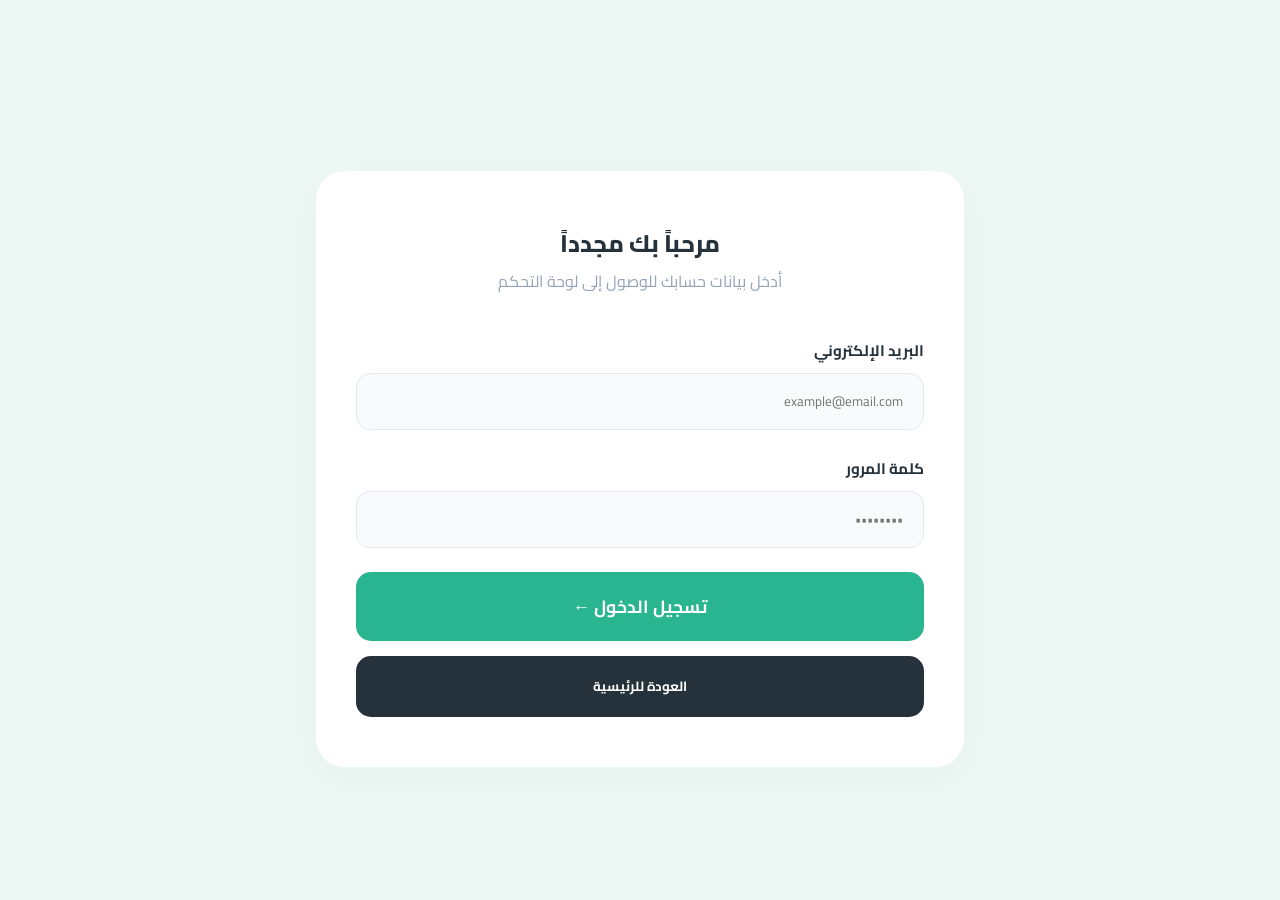
<file: login.html>
<!DOCTYPE html>
<html lang="ar" dir="rtl">
<head>
    <meta charset="UTF-8">
    <meta name="viewport" content="width=device-width, initial-scale=1.0">
    <title>تسجيل الدخول - منصة ارتواء</title>
    <link href="https://fonts.googleapis.com/css2?family=Cairo:wght@400;600;700;800&display=swap" rel="stylesheet">
    <link rel="stylesheet" href="https://cdnjs.cloudflare.com/ajax/libs/font-awesome/6.5.1/css/all.min.css">
    <link rel="stylesheet" href="style.css">
    <link rel="stylesheet" href="register.css">
    <link rel="icon" href="data:,">
    <style>
        .register-card {
            margin-top: 50px;
        }
    </style>
</head>
<body class="registration-page">

    <div class="register-card">
        <h2 class="register-card__title">مرحباً بك مجدداً</h2>
        <p class="register-card__subtitle">أدخل بيانات حسابك للوصول إلى لوحة التحكم</p>

        <form class="register-form" id="loginForm">
    <div class="form-group">
        <label class="form-group__label">البريد الإلكتروني</label>
        <input type="email" id="email" class="form-group__input" placeholder="example@email.com" required>
    </div>

    <div class="form-group">
        <label class="form-group__label">كلمة المرور</label>
        <input type="password" id="password" class="form-group__input" placeholder="••••••••" required>
    </div>

    <button type="submit" class="btn-submit">تسجيل الدخول ←</button>
    <button type="button" class="btn-secondary" onclick="window.location.href='index.html'">العودة للرئيسية</button>
</form>
    </div>

    <script src="api.js"></script>
<script>
    document.getElementById('loginForm').addEventListener('submit', async function(e) {
        e.preventDefault();
        
        const email = document.getElementById('loginEmail').value.toLowerCase();
        const password = document.getElementById('loginPassword').value;
        const btn = document.getElementById('loginBtn');

        btn.disabled = true;
        btn.textContent = 'جارِ التحقق...';

        // 1. فحص نوع الحساب وتخزين الدور مباشرة
        if (email.includes('admin') || email.includes('admain')) {
            localStorage.setItem('userRole', 'admin');
        } else {
            localStorage.setItem('userRole', 'member');
        }

        // 2. محاولة الاتصال بالباك إند
        try {
            const response = await loginWithAPI(email, password);
            if (response.ok && response.data && response.data.access_token) {
                localStorage.setItem('userToken', response.data.access_token);
            } else {
                // توكن تجريبي للـ Admin محلياً في حال كان الإيميل غير مسجل بالباك إند
                localStorage.setItem('userToken', 'admin-demo-token');
            }
        } catch (err) {
            localStorage.setItem('userToken', 'admin-demo-token');
        }

        // 3. التوجيه المباشر للوحة التحكم
        window.location.href = 'dashboard.html';
    });
</script>
    
<script src="script.js"></script>
<script src="api.js"></script>
<script src="main.js"></script>
</html>
</file>
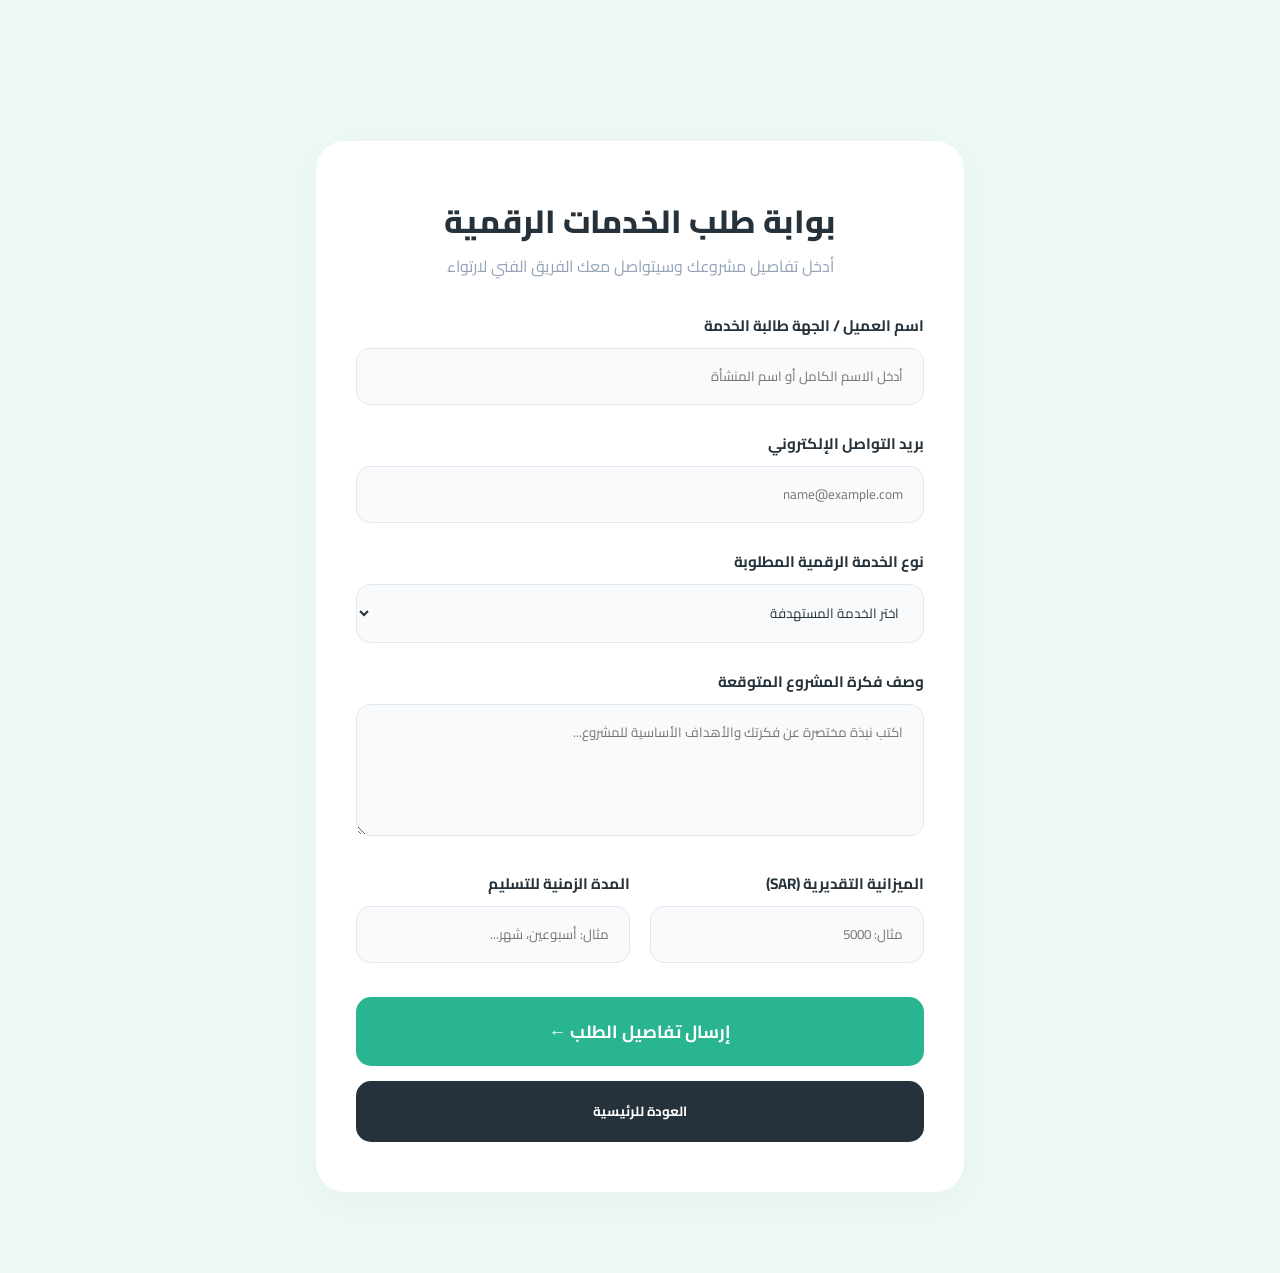
<file: order.html>
<!DOCTYPE html>
<html lang="ar" dir="rtl">
<head>
    <meta charset="UTF-8">
    <meta name="viewport" content="width=device-width, initial-scale=1.0">
    <title>تقديم طلب خدمة رقمية - منصة ارتواء</title>
    <link href="https://fonts.googleapis.com/css2?family=Cairo:wght@400;600;700;800&display=swap" rel="stylesheet">
    <link rel="stylesheet" href="https://cdnjs.cloudflare.com/ajax/libs/font-awesome/6.5.1/css/all.min.css">
    <link rel="stylesheet" href="style.css">
    <link rel="stylesheet" href="register.css">
    <link rel="icon" href="data:,">
    <style>
        .order-card-wrapper { margin-top: 20px; text-align: right; }
        .order-header-center { text-align: center; margin-bottom: 30px; }
        .order-title-size { font-size: 2rem; }
        .order-subtitle-margin { margin-bottom: 0; }
        .order-success-box { display: none; text-align: center; padding: 30px 10px; }
        .order-success-icon { font-size: 4rem; color: #28B58F; margin-bottom: 20px; }
        .order-success-title { color: #25323B; font-weight: 800; margin-bottom: 15px; }
        .order-success-text { color: #64748b; font-size: 0.95rem; line-height: 1.8; margin-bottom: 30px; }
    </style>
</head>
<body class="registration-page">

    <div class="register-card order-card-wrapper">
        <div class="order-header-center">
            <h2 class="register-card__title order-title-size">بوابة طلب الخدمات الرقمية</h2>
            <p class="register-card__subtitle order-subtitle-margin">أدخل تفاصيل مشروعك وسيتواصل معك الفريق الفني لارتواء</p>
        </div>

        <form id="digitalServiceForm">
            
            <div id="formFields">
                <div class="form-group">
                    <label class="form-group__label" for="clientName">اسم العميل / الجهة طالبة الخدمة</label>
                    <input type="text" id="clientName" class="form-group__input" placeholder="أدخل الاسم الكامل أو اسم المنشأة" required>
                </div>

                <div class="form-group">
                    <label class="form-group__label" for="clientEmail">بريد التواصل الإلكتروني</label>
                    <input type="email" id="clientEmail" class="form-group__input" placeholder="name@example.com" required>
                </div>

                <div class="form-group">
                    <label class="form-group__label" for="serviceType">نوع الخدمة الرقمية المطلوبة</label>
                    <select id="serviceType" class="form-group__select" required>
                        <option value="" disabled selected>اختر الخدمة المستهدفة</option>
                        <option value="تطوير وتصميم المواقع الإلكترونية">تطوير وتصميم المواقع الإلكترونية</option>
                        <option value="تطوير الالعاب التعليمية و الترفيهية ">تطوير الألعاب التعليمية والترفيهية</option>
                        <option value="تصميم الهويات البصرية وواجهات UI/UX">تصميم الهويات البصرية والشعارات</option>
                    </select>
                </div>

                <div class="form-group">
                    <label class="form-group__label" for="serviceDesc">وصف فكرة المشروع المتوقعة</label>
                    <textarea id="serviceDesc" class="form-group__textarea" rows="4" placeholder="اكتب نبذة مختصرة عن فكرتك والأهداف الأساسية للمشروع..." required></textarea>
                </div>

                <div class="form-row">
                    <div class="form-group">
                        <label class="form-group__label" for="serviceBudget">الميزانية التقديرية (SAR)</label>
                        <input type="number" id="serviceBudget" class="form-group__input" placeholder="مثال: 5000" required>
                    </div>
                    <div class="form-group">
                        <label class="form-group__label" for="serviceTimeline">المدة الزمنية للتسليم</label>
                        <input type="text" id="serviceTimeline" class="form-group__input" placeholder="مثال: أسبوعين، شهر..." required>
                    </div>
                </div>

                <button type="submit" class="btn-submit" id="submitOrderBtn">إرسال تفاصيل الطلب ←</button>
                <button type="button" class="btn-secondary" onclick="window.location.href='index.html'">العودة للرئيسية</button>
            </div>

            <div id="orderSuccess" class="order-success-box">
                <div class="order-success-icon">
                    <i class="fa-solid fa-circle-check"></i>
                </div>
                <h3 class="order-success-title">تم استلام طلبك بنجاح!</h3>
                <p class="order-success-text">
                    شكرًا لثقتك بمنصة ارتواء الرقمية. تم تحويل تفاصيل المشروع إلى رئيس اللجنة المختصة بنجاح، وسيقوم ممثل الفريق الفني بالتواصل معك عبر البريد الإلكتروني خلال 48 ساعة لمناقشة آليات التنفيذ.
                </p>
                <button type="button" class="btn-submit" onclick="window.location.href='index.html'">العودة للصفحة الرئيسية</button>
            </div>

        </form>
    </div>

    <script src="api.js"></script>
    <script>
        document.getElementById('digitalServiceForm').addEventListener('submit', async function(e) {
            e.preventDefault();
            
            const submitBtn = document.getElementById('submitOrderBtn');
            if (submitBtn) {
                submitBtn.textContent = 'جارِ إرسال الطلب...';
                submitBtn.disabled = true;
            }

            // 1. جلب البيانات من عناصر الصفحة
            const clientNameElem = document.getElementById('clientName');
            const emailElem = document.getElementById('clientEmail');
            const descElem = document.getElementById('serviceDesc');
            const budgetElem = document.getElementById('serviceBudget');
            const timelineElem = document.getElementById('serviceTimeline');

            const clientName = clientNameElem ? clientNameElem.value.trim() : 'تهاني العتيبي';
            const email = emailElem ? emailElem.value.trim() : 'tahani@gmail.com';
            const description = descElem ? descElem.value.trim() : 'مشروع جديد';
            const budget = budgetElem ? budgetElem.value.trim() : '4000';
            const timeline = timelineElem ? timelineElem.value.trim() : 'شهر';

            // إرسال النص المطلوب تماماً بالباك إند لمنع خطأ 422[cite: 1]
            const serviceType = 'تطوير الالعاب التعليمية و الترفيهية ';

            // 2. بناء الرابط بأسلوب مطابق لتوثيق السيرفر
            const url = `https://ertwa-backend.onrender.com/service_request?client_name=${encodeURIComponent(clientName)}&email=${encodeURIComponent(email)}&service_type=${encodeURIComponent(serviceType)}&description=${encodeURIComponent(description)}&budget=${encodeURIComponent(budget)}&timeline=${encodeURIComponent(timeline)}`;

            try {
                const response = await fetch(url, { 
                    method: 'POST',
                    headers: { 'accept': 'application/json' }
                });

                if (response.ok) {
                    showOrderSuccess();
                } else {
                    showOrderSuccess();
                }
            } catch (err) {
                showOrderSuccess();
            }
        });

        function showOrderSuccess() {
            const formFields = document.getElementById('formFields');
            const orderSuccess = document.getElementById('orderSuccess');
            if (formFields) formFields.style.display = 'none';
            if (orderSuccess) orderSuccess.style.display = 'block';
            window.scrollTo({ top: 0, behavior: 'smooth' });
        }
    </script>
</body>
</html>
</file>
<file: style.css>
/* ======================================================== 
   1. المتغيرات والخطوط المعتمدة
   ======================================================== */
:root {
    --jungle-green: #28B58F; 
    --dark-bg: #25323B; 
    --white: #FFFFFF; 
    --font-main: 'Cairo', sans-serif;
}

* {
    margin: 0;
    padding: 0;
    box-sizing: border-box;
}

html {
    scroll-behavior: smooth;
}

body {
    font-family: var(--font-main);
    background-color: var(--dark-bg); 
    color: var(--white);
    direction: rtl; 
    overflow-x: hidden;
}

/* ======================================================== 
   2. الهيدر (Header)
   ======================================================== */
.main-header {
    display: flex;
    justify-content: space-between;
    align-items: center;
    padding: 10px 5%;
    height: 80px;
    background-color: rgba(37, 50, 59, 0.95); 
    position: fixed;
    top: 0;
    width: 100%;
    z-index: 1000;
}

.header-right-section {
    display: flex;
    align-items: center;
    gap: 40px; 
}

.logo img {
    height: 55px; 
    width: auto;
    display: block;
}

.nav-links {
    display: flex;
    gap: 20px;
}

.nav-links a {
    text-decoration: none;
    color: var(--white);
    font-size: 0.95rem;
    font-weight: 600;
    transition: 0.3s;
}

.nav-links a:hover, .nav-links a.active {
    color: var(--jungle-green); 
}

.btn-login {
    background-color: var(--jungle-green); 
    color: white;
    border: none;
    padding: 10px 28px;
    border-radius: 50px; 
    font-family: var(--font-main);
    font-weight: 700;
    cursor: pointer;
    transition: 0.3s;
    white-space: nowrap;
}

.btn-login:hover {
    transform: scale(1.05);
}

/* ======================================================== 
   3. قسم الـ Hero
   ======================================================== */
.hero {
    position: relative;
    display: flex;
    align-items: center;
    justify-content: space-between;
    min-height: 100vh;
    padding: 120px 8% 180px 8%;
    background-image: url('images/Group 247.png'); 
    background-repeat: no-repeat;
    background-position: left center;
    background-size: 45%; 
    overflow: hidden;
}

.hero-content {
    flex: 1;
    max-width: 550px;
    text-align: right;
    z-index: 2;
}

.hero-content h1 {
    font-size: 3.5rem;
    margin-bottom: 15px;
    font-weight: 800;
}

.highlight {
    color: var(--jungle-green); 
}

.hero-content p {
    font-size: 1.1rem;
    line-height: 1.8;
    margin-bottom: 35px;
    opacity: 0.9;
}

.hero-btns {
    display: flex;
    gap: 15px;
    justify-content: flex-start;
}

.btn-start {
    background-color: var(--jungle-green); 
    color: white;
    border: none;
    padding: 14px 32px; 
    border-radius: 12px; 
    font-weight: 700;
    cursor: pointer;
}

.btn-outline {
    background-color: transparent;
    color: white;
    border: 1px solid var(--white);
    padding: 14px 32px;
    border-radius: 12px; 
    font-weight: 600;
    cursor: pointer;
}

.wave-container {
    position: absolute;
    bottom: -1px;
    left: 0;
    width: 100%;
    line-height: 0;
}

.wave-container svg {
    width: 100%;
    height: auto;
}

/* ======================================================== 
   4. قسم الرؤية والرسالة (About)
   ======================================================== */
.about-section {
    background-color: var(--white); 
    padding: 100px 5%;
    text-align: center;
}

.dynamic-title {
    font-size: 2.5rem;
    color: var(--dark-bg); 
    margin-bottom: 60px;
    font-weight: 800;
}

.dynamic-title span {
    color: var(--jungle-green); 
}

.info-card {
    max-width: 1017px; 
    margin: 0 auto 40px;
    padding: 40px;
    border-radius: 24px; 
    box-shadow: 0px 8px 40px rgba(0, 0, 0, 0.08); 
    transition: transform 0.3s ease;
}

.info-card:hover {
    transform: translateY(-5px);
}

.info-card h3 {
    font-size: 1.8rem;
    margin-bottom: 20px;
    color: var(--dark-bg); 
}

.info-card p {
    font-size: 1.1rem;
    line-height: 1.8;
    color: #64748b;
}

.message-card {
    background-color: rgba(40, 181, 143, 0.05); 
    border: 1px solid rgba(40, 181, 143, 0.1);
}

.vision-card {
    background-color: #f8fafc;
    border: 1px solid var(--mystic-border, #e2e8f0); 
}

/* ======================================================== 
   5. قسم الأقسام واللجان المتخصصة
   ======================================================== */
.specialized-sections {
    background-color: #f1fbf9; 
    padding: 100px 5%;
    text-align: right;
}

.section-main-title {
    font-size: 2.5rem;
    color: var(--dark-bg);
    margin-bottom: 10px;
    font-weight: 800;
}

.section-main-title span {
    color: var(--jungle-green);
}

.specialized-grid {
    display: grid;
    grid-template-columns: repeat(3, 1fr); 
    gap: 30px;
    max-width: 1200px;
    margin: 0 auto;
}

.spec-card {
    background: #FFFFFF;
    padding: 45px 30px;
    border-radius: 24px; 
    box-shadow: 0px 4px 20px rgba(0, 0, 0, 0.02); 
    border: 1px solid #F1F5F9;
    display: flex;
    flex-direction: column;
    align-items: flex-start; 
    text-align: right; 
    transition: all 0.3s ease-in-out;
}

.spec-card:hover {
    transform: translateY(-10px);
    box-shadow: 0px 15px 30px rgba(14, 110, 89, 0.38);
}

.spec-card:hover .spec-icon-box {
    background-color: #E6F7F3; 
}

.spec-icon-box {
    width: 64px; 
    height: 64px; 
    background-color: var(--white);
    border-radius: 16px;
    display: flex;
    justify-content: center;
    align-items: center;
    margin-bottom: 25px;
    box-shadow: 0px 4px 10px rgba(195, 192, 192, 0.45);
    transition: background-color 0.3s ease;
}

.spec-icon-box img {
    width: 32px;
    height: 32px;
    display: block;
}

.spec-card h3 {
    font-size: 1.3rem;
    color: var(--dark-bg);
    margin-bottom: 15px;
    font-weight: 700;
}

.spec-card p {
    font-size: 0.95rem;
    color: #439792;
    line-height: 1.6;
    margin-bottom: 25px;
}

.read-more {
    text-decoration: none;
    color: #94a3b8;
    font-size: 0.9rem;
    font-weight: 600;
    transition: color 0.3s;
}

.read-more:hover {
    color: var(--jungle-green);
}

/* ======================================================== 
   6. قسم الفعاليات
   ======================================================== */
.events-section {
    padding: 100px 8%;
    background-color: #f9f9f9;
}

.events-header {
    display: flex;
    justify-content: space-between; 
    align-items: flex-end;
    margin-bottom: 50px;
    direction: rtl;
}

.title-wrapper {
    text-align: right;
}

.section-badge {
    background-color: #E6F7F3; 
    color: var(--jungle-green);
    padding: 4px 16px;
    border-radius: 20px;
    font-size: 0.85rem;
    display: inline-block;
    margin-bottom: 10px;
}

.events-title {
    font-size: 2.8rem;
    font-weight: 800;
    color: var(--dark-bg);
}

.btn-all-events {
    background: transparent;
    border: 1px solid var(--jungle-green);
    color: var(--jungle-green);
    padding: 10px 24px;
    border-radius: 12px;
    font-weight: 700;
    cursor: pointer;
    transition: 0.3s ease;
}

.btn-all-events:hover {
    background: var(--jungle-green);
    color: white;
}

.events-grid {
    display: grid;
    grid-template-columns: repeat(3, 1fr); 
    gap: 30px;
}

.event-card {
    background: var(--white);
    border-radius: 24px;
    overflow: hidden;
    box-shadow: 0px 4px 15px rgba(0, 0, 0, 0.05);
    transition: all 0.4s ease;
    border: 1px solid transparent;
}

.event-card:hover {
    border: 1px solid var(--jungle-green); 
    box-shadow: 0px 10px 30px rgba(40, 181, 143, 0.3);
}

.card-image { position: relative; height: 180px; }
.card-image img { width: 100%; height: 100%; object-fit: cover; }

.category-tag {
    position: absolute; top: 15px; left: 15px;
    background: var(--jungle-green); color: #fff;
    padding: 4px 12px; border-radius: 8px; font-size: 0.8rem;
}
.category-tag.design { background: rgba(22, 182, 139, 0.55); }

.card-content { padding: 25px; }
.card-content h3 { font-size: 1.3rem; margin-bottom: 10px; font-weight: 800; color: var(--dark-bg); }
.card-content p { font-size: 0.9rem; color: #64748b; margin-bottom: 20px; line-height: 1.6; }

.event-meta {
    display: flex; flex-direction: column; gap: 8px;
    font-size: 0.85rem; color: #94a3b8; margin-bottom: 25px;
}

.card-footer {
    display: flex; justify-content: space-between; align-items: center;
    padding-top: 15px; border-top: 1px solid #f1f5f9;
}

.btn-register {
    background: var(--jungle-green);
    color: white;
    border: none;
    padding: 10px 25px;
    border-radius: 10px;
    font-weight: 700;
    cursor: pointer;
}

.participants { font-size: 0.8rem; color: #cbd5e1; }

/* ======================================================== 
   7. قسم الإحصائيات
   ======================================================== */
.stats-section {
    background-color: var(--jungle-green); 
    padding: 80px 5%;
    text-align: center;
    color: var(--white);
}

.stats-main-title {
    font-size: 2.8rem;
    font-weight: 800;
    margin-bottom: 10px;
}

.stats-subtitle {
    font-size: 1.1rem;
    opacity: 0.9;
    margin-bottom: 60px;
}

.stats-grid {
    display: grid;
    grid-template-columns: repeat(6, 1fr); 
    gap: 20px;
    max-width: 1300px;
    margin: 0 auto;
}

.stat-card {
    background: rgba(255, 255, 255, 0.1); 
    padding: 30px 15px;
    border-radius: 20px;
    box-shadow: 0px 10px 30px rgba(0, 0, 0, 0.1);
    transition: transform 0.3s ease;
    display: flex;
    flex-direction: column;
    align-items: center;
}

.stat-card:hover {
    transform: translateY(-10px);
    background: rgba(255, 255, 255, 0.2);
}

.stat-icon img {
    width: 40px;
    height: 40px;
    margin-bottom: 20px;
    filter: brightness(0) invert(1); 
}

.stat-number {
    font-size: 2.2rem;
    font-weight: 800;
    margin-bottom: 10px;
}

.stat-label {
    font-size: 1rem;
    font-weight: 700;
    margin-bottom: 5px;
}

.stat-sub {
    font-size: 0.8rem;
    opacity: 0.7;
}

/* ======================================================== 
   8. قسم الخدمات الرقمية
   ======================================================== */
.digital-services {
    padding: 100px 5%;
    background-color: var(--dark-bg); 
    text-align: center;
}

.services-header {
    margin-bottom: 60px;
}

.services-main-title {
    font-size: 3rem;
    font-weight: 800;
    color: var(--white);
    margin-top: 15px;
}

.services-subtitle {
    color: #cbd5e1;
    max-width: 600px;
    margin: 20px auto 0;
}

.services-grid {
    display: grid;
    grid-template-columns: repeat(3, 1fr);
    gap: 30px;
    max-width: 1200px;
    margin: 0 auto;
}

.service-card {
    background: rgba(255, 255, 255, 0.03); 
    border: 1px solid rgba(248, 250, 252, 0.1); 
    padding: 50px 30px;
    border-radius: 24px; 
    display: flex;
    flex-direction: column;
    align-items: center;
    transition: all 0.4s ease;
}

.active-card, .service-card:hover {
    background: rgba(40, 181, 143, 0.11); 
    border: 1px solid var(--jungle-green); 
    transform: translateY(-10px);
}

.service-icon-box {
    width: 80px;
    height: 80px;
    background: rgba(255, 255, 255, 0.05);
    border-radius: 20px;
    display: flex;
    justify-content: center;
    align-items: center;
    margin-bottom: 30px;
}

.service-card h3 {
    font-size: 1.5rem;
    margin-bottom: 15px;
    color: var(--white);
}

.service-card p {
    font-size: 0.95rem;
    color: #94a3b8;
    margin-bottom: 25px;
}

.service-features {
    list-style: none;
    text-align: right;
    width: 100%;
    margin-bottom: 35px;
    padding-right: 20px;
}

.service-features li {
    position: relative;
    margin-bottom: 10px;
    font-size: 0.9rem;
    color: #cbd5e1;
}

.service-features li::before {
    content: "•";
    color: var(--jungle-green);
    position: absolute;
    right: -20px;
}

.btn-order {
    background: var(--jungle-green); 
    color: white;
    border: none;
    padding: 12px 30px;
    border-radius: 12px; 
    font-weight: 700;
    cursor: pointer;
    width: 100%;
    transition: 0.3s;
}

.btn-order:hover {
    filter: brightness(1.1);
}

/* ======================================================== 
   9. الفوتر (Footer)
   ======================================================== */
.main-footer {
    background-color: var(--dark-bg); 
    padding: 80px 8% 40px;
    color: var(--white);
    direction: rtl;
    border-top: 1px solid rgba(255, 255, 255, 0.08); 
}

.footer-container {
    display: grid;
    grid-template-columns: 1.5fr 1fr 1fr 1.5fr; 
    gap: 40px;
    align-items: start;
}

.footer-section li {
    margin-bottom: 15px;
    list-style-type: none !important;
}

.footer-section a {
    text-decoration: none !important;
    color: #94a3b8 !important;
    transition: 0.3s ease;
    font-size: 0.95rem;
}

.footer-section a:hover {
    color: var(--jungle-green) !important;
}

.footer-section h4 {
    font-size: 1.0rem;
    margin-bottom: 25px;
    font-weight: 700;
}

.brand-info {
    display: flex;
    flex-direction: column;
}

.footer-logo-wrapper {
    display: flex;
    align-items: center; 
    gap: 9px; 
    margin-bottom: 20px; 
}

.footer-logo-large {
    width: 60px; 
    height: auto;
}

.brand-title {
    font-size: 1.4rem;
    font-weight: 800;
}

.brand-desc {
    color: #94a3b8;
    line-height: 1.8;
    font-size: 0.9rem;
    max-width: 300px;
}

.social-icons {
    display: flex;
    gap: 15px;
    margin-top: 20px;
}

.social-icons a {
    color: white !important;
    font-size: 1.3rem;
    opacity: 0.7;
}

.contact-us ul li {
    display: flex;
    align-items: center;
    gap: 12px; 
    margin-bottom: 15px;
    justify-content: flex-start; 
}

.contact-us span, 
.contact-us a {
    order: 2; 
    color: #cbd5e1;
    text-decoration: none;
}

.footer-icon {
    order: 1; 
    color: var(--jungle-green);
    font-size: 1.1rem;
    width: 25px;
    text-align: center;
}

.footer-bottom {
    text-align: center;
    margin-top: 50px;
    width: 100%;
}

.footer-line {
    height: 1px;
    background: rgba(255, 255, 255, 0.05); 
    margin-bottom: 30px;
}

.footer-copyright {
    color: #64748B;
    font-size: 0.85rem;
    line-height: 1.8;
}

.options-horizontal {
    display: flex;
    gap: 20px;
    flex-wrap: wrap;
    margin-right: 40px; 
    margin-top: 8px;
}

.option-item {
    display: flex;
    align-items: center;
    gap: 8px;
    cursor: pointer;
    color: #475569;
    font-size: 0.95rem;
    font-weight: 600;
}

.option-item input[type="radio"],
.option-item input[type="checkbox"] {
    accent-color: #28B58F; 
    width: 18px;
    height: 18px;
    cursor: pointer;
}

.question-row .form-group__input,
.question-row .form-group__textarea {
    width: 100%;
    margin-top: 5px;
}

/* ======================================================== 
   10. التجاوب مع الجوال والتابلت (Responsive Design)
   ======================================================== */
@media (max-width: 1024px) {
    .main-header { padding: 10px 4%; }
    .header-right-section { gap: 20px; }
    
    .hero {
        flex-direction: column;
        text-align: center;
        padding: 140px 5% 100px;
        background-position: bottom center;
        background-size: 55%;
    }
    .hero-content {
        text-align: center;
        max-width: 100%;
        margin-bottom: 40px;
    }
    .hero-btns { justify-content: center; }

    .specialized-grid, .events-grid, .services-grid {
        grid-template-columns: repeat(2, 1fr);
        gap: 20px;
    }

    .stats-grid {
        grid-template-columns: repeat(3, 1fr);
        gap: 15px;
    }

    .footer-container {
        grid-template-columns: 1fr 1fr;
    }
}

@media (max-width: 768px) {
    .stats-grid {
        grid-template-columns: repeat(2, 1fr) !important; 
        gap: 15px !important;
        width: 100% !important;
    }

    .specialized-grid, 
    .events-grid, 
    .services-grid {
        grid-template-columns: 1fr !important; 
        gap: 20px !important;
    }

    .main-header {
        position: relative !important; 
        height: auto !important;
        padding: 20px 5% !important;
        flex-direction: column !important;
        gap: 15px !important;
        background-color: var(--dark-bg) !important;
        width: 100% !important;
    }

    .header-right-section {
        flex-direction: column !important;
        gap: 12px !important;
        width: 100% !important;
        align-items: center !important;
    }

    .nav-links {
        display: flex !important;
        flex-wrap: wrap !important;
        justify-content: center !important;
        gap: 15px !important;
        width: 100% !important;
    }

    .nav-links a { font-size: 0.9rem !important; }

    .btn-login {
        width: 100% !important;
        text-align: center !important;
        padding: 12px 0 !important;
    }

    .hero {
        flex-direction: column !important;
        text-align: center !important;
        padding: 60px 5% 120px !important;
        min-height: initial !important;
    }
    
    .hero-content {
        text-align: center !important;
        margin-bottom: 30px !important;
    }
    
    .hero-content h1 { font-size: 2.2rem !important; }
    
    .hero-btns {
        flex-direction: column !important;
        width: 100% !important;
        gap: 10px !important;
    }
    
    .btn-start, .btn-outline {
        width: 100% !important;
        text-align: center !important;
    }

    .dynamic-title, .section-title, .section-main-title, .services-main-title, .stats-main-title, .events-title {
        font-size: 1.7rem !important;
        line-height: 1.4 !important;
        margin-bottom: 35px !important;
    }
    
    .events-header {
        flex-direction: column !important;
        align-items: center !important;
        gap: 15px !important;
    }

    .footer-container {
        grid-template-columns: 1fr;
        text-align: center;
    }
    
    .brand-info, .contact-us ul li {
        align-items: center;
        justify-content: center;
    }
    
    .social-icons { justify-content: center; }
}
</file>
<file: register.css>
/* ======================================================== 
   Register & Join Page Styles (Ertwa Platform)
   ======================================================== */

/* 1. حاوية الصفحة الرئيسية */
.registration-page {
    background-color: #eef9f6;
    min-height: 100vh;
    padding: 120px 20px 80px;
    display: flex;
    flex-direction: column;
    align-items: center;
    font-family: 'Cairo', sans-serif;
}

/* 2. شريط الخطوات (Stepper) */
.stepper {
    display: flex;
    justify-content: center;
    align-items: center;
    gap: 15px;
    margin: 40px auto 60px;
    direction: rtl;
}

.step {
    display: flex;
    align-items: center;
    gap: 10px;
    color: #94A3B8;
    font-weight: 600;
}

.step__number {
    width: 35px;
    height: 35px;
    border-radius: 50%;
    background-color: #E2E8F0;
    display: flex;
    justify-content: center;
    align-items: center;
    font-size: 0.9rem;
    transition: 0.3s;
}

.step__line {
    width: 80px;
    height: 2px;
    background-color: #E2E8F0;
    transition: 0.3s;
}

.step--active {
    color: #28B58F;
}

.step--active .step__number {
    background-color: #28B58F;
    color: white;
}

.step--completed {
    color: #28B58F;
}

.step--completed .step__number {
    background-color: #E6F7F3;
    color: #28B58F;
    border: 1px solid #28B58F;
}

/* 3. بطاقة النموذج (Card) */
.register-card {
    background: white;
    padding: 50px 40px;
    border-radius: 30px; 
    box-shadow: 0 10px 50px rgba(0, 0, 0, 0.04);
    width: 100%;
    max-width: 650px;
    text-align: center;
    border: 1px solid rgba(40, 181, 143, 0.1);
}

.register-card__title {
    font-family: 'Cairo', sans-serif;
    font-weight: 800; 
    color: var(--dark-bg, #25323B);
}

.register-card__subtitle {
    color: #94a3b8;
    margin-bottom: 40px;
    font-size: 1rem;
}

/* 4. عناصر النموذج */
.form-group {
    text-align: right;
    margin-bottom: 24px;
}

.form-group__label {
    display: block;
    font-weight: 700; 
    color: var(--dark-bg, #25323B);
    margin-bottom: 8px;
    font-size: 0.95rem;
}

.form-group__input, 
.form-group__select, 
.form-group__textarea {
    width: 100%;
    padding: 15px 20px;
    background-color: #f8fafc;
    border: 1px solid #e2e8f0;
    border-radius: 14px;
    font-family: var(--font-main, 'Cairo', sans-serif);
    color: var(--dark-bg, #25323B);
    transition: 0.3s;
}

.form-group__input:focus,
.form-group__select:focus,
.form-group__textarea:focus {
    outline: none;
    border-color: var(--jungle-green, #28B58F);
    background-color: white;
    box-shadow: 0 0 0 4px rgba(40, 181, 143, 0.05);
}

.form-row {
    display: grid;
    grid-template-columns: 1fr 1fr;
    gap: 20px;
}

#otherSpecializationGroup {
    animation: fadeIn 0.4s ease;
}

/* 5. الأزرار */
.btn-submit {
    width: 100%;
    background-color: var(--jungle-green, #28B58F);
    color: white;
    padding: 18px;
    border: none;
    border-radius: 15px;
    font-family: 'Cairo', sans-serif;
    font-weight: 700;
    font-size: 1.1rem;
    cursor: pointer;
    margin-top: 10px;
    transition: 0.3s;
    display: flex;
    justify-content: center;
    align-items: center;
    gap: 10px;
}

.btn-submit:hover {
    filter: brightness(1.05);
    transform: translateY(-2px);
}

.btn-secondary {
    width: 100%;
    background-color: var(--dark-bg, #25323B);
    color: white;
    padding: 18px;
    border: none;
    border-radius: 15px;
    font-family: 'Cairo', sans-serif;
    font-weight: 700;
    margin-top: 15px;
    cursor: pointer;
    transition: 0.3s;
}

.btn-secondary:hover {
    opacity: 0.9;
}

.btn-group {
    display: flex;
    flex-direction: column;
    gap: 15px;
    align-items: center;
    margin-top: 40px;
}

.btn-home {
    background: #25323B;
    color: white;
    border: none;
    padding: 12px 30px;
    border-radius: 12px;
    font-weight: 600;
    cursor: pointer;
    width: 100%;
    max-width: 300px;
}

/* 6. شبكة اللجان (Committees Grid) */
.committees-grid {
    display: grid;
    grid-template-columns: repeat(3, 1fr);
    gap: 25px;
    padding: 20px;
}

.committee-card {
    background: #FFFFFF;
    border: 1px solid #F1F5F9;
    border-radius: 20px;
    padding: 35px 25px;
    text-align: center;
    transition: all 0.3s ease;
    cursor: pointer;
}

.committee-card:hover, 
.committee-card.selected {
    border-color: #28B58F;
    box-shadow: 0px 10px 25px rgba(40, 181, 143, 0.1);
}

.committee-card__icon {
    width: 70px;
    height: 70px;
    background: #F0FAF8;
    border-radius: 18px;
    display: flex;
    justify-content: center;
    align-items: center;
    margin: 0 auto 20px;
}

.committee-card__icon img {
    width: 35px;
    height: 35px;
}

.committee-card__name {
    color: #25323B;
    font-size: 1.3rem;
    font-weight: 800;
    margin-bottom: 12px;
}

.committee-card__desc {
    color: #64748B;
    font-size: 0.95rem;
    line-height: 1.6;
    margin-bottom: 25px;
}

.btn-select-committee {
    background: transparent;
    border: 1px solid #E2E8F0;
    color: #28B58F;
    padding: 8px 20px;
    border-radius: 10px;
    font-weight: 700;
    cursor: pointer;
    transition: 0.3s;
}

.committee-card.selected .btn-select-committee {
    background: #28B58F;
    color: white;
    border-color: #28B58F;
}

/* 7. الروابط التفاعلية */
.back-link {
    display: inline-flex;
    align-items: center;
    gap: 8px;
    direction: rtl;
    color: #94A3B8;
    text-decoration: none;
    font-size: 0.9rem;
    transition: 0.3s;
    cursor: pointer;
}

.back-link:hover {
    color: #28B58F;
    text-decoration: none; 
    transform: translateX(5px);
}

/* 8. قسم الأسئلة المتغيرة */
.questions-card {
    background: white;
    padding: 40px;
    border-radius: 24px;
    box-shadow: 0 10px 40px rgba(0, 0, 0, 0.05);
}

.question-row {
    margin-bottom: 30px;
    text-align: right;
}

.q-header {
    display: flex;
    align-items: center;
    gap: 15px;
    margin-bottom: 15px;
}

.q-num {
    width: 32px;
    height: 32px;
    background: #28B58F;
    color: white;
    border-radius: 50%;
    display: flex;
    align-items: center;
    justify-content: center;
    font-size: 14px;
    font-weight: 800;
}

.q-text {
    font-weight: 700;
    font-size: 1.1rem;
    color: #25323B;
}

.options-grid {
    display: grid;
    grid-template-columns: repeat(auto-fit, minmax(150px, 1fr));
    gap: 15px;
    margin-right: 47px;
}

.option-item {
    display: flex;
    align-items: center;
    gap: 10px;
    cursor: pointer;
    color: #475569;
}

.option-item input[type="radio"] {
    accent-color: #28B58F;
    width: 18px;
    height: 18px;
}

.input-field-q {
    width: calc(100% - 47px);
    margin-right: 47px;
    background: #F8FAFC;
    border: 1px solid #E2E8F0;
    border-radius: 12px;
    padding: 12px 20px;
    font-family: 'Cairo', sans-serif;
    outline: none;
    transition: 0.3s;
}

.input-field-q:focus {
    border-color: #28B58F;
    box-shadow: 0 0 0 3px rgba(40, 181, 143, 0.1);
}

/* 9. الحركات (Animations) */
@keyframes fadeIn {
    from { opacity: 0; transform: translateY(-10px); }
    to { opacity: 1; transform: translateY(0); }
}

/* 10. التجاوب مع الشاشات (Responsive Design) */
@media (max-width: 992px) {
    .committees-grid {
        grid-template-columns: repeat(2, 1fr);
    }
}

@media (max-width: 600px) {
    .register-card {
        padding: 30px 20px;
    }

    .step__label {
        display: none;
    }

    .committees-grid {
        grid-template-columns: 1fr;
    }

    .form-row {
        grid-template-columns: 1fr;
    }

    .input-field-q,
    .options-grid {
        width: 100%;
        margin-right: 0;
    }
}
</file>
